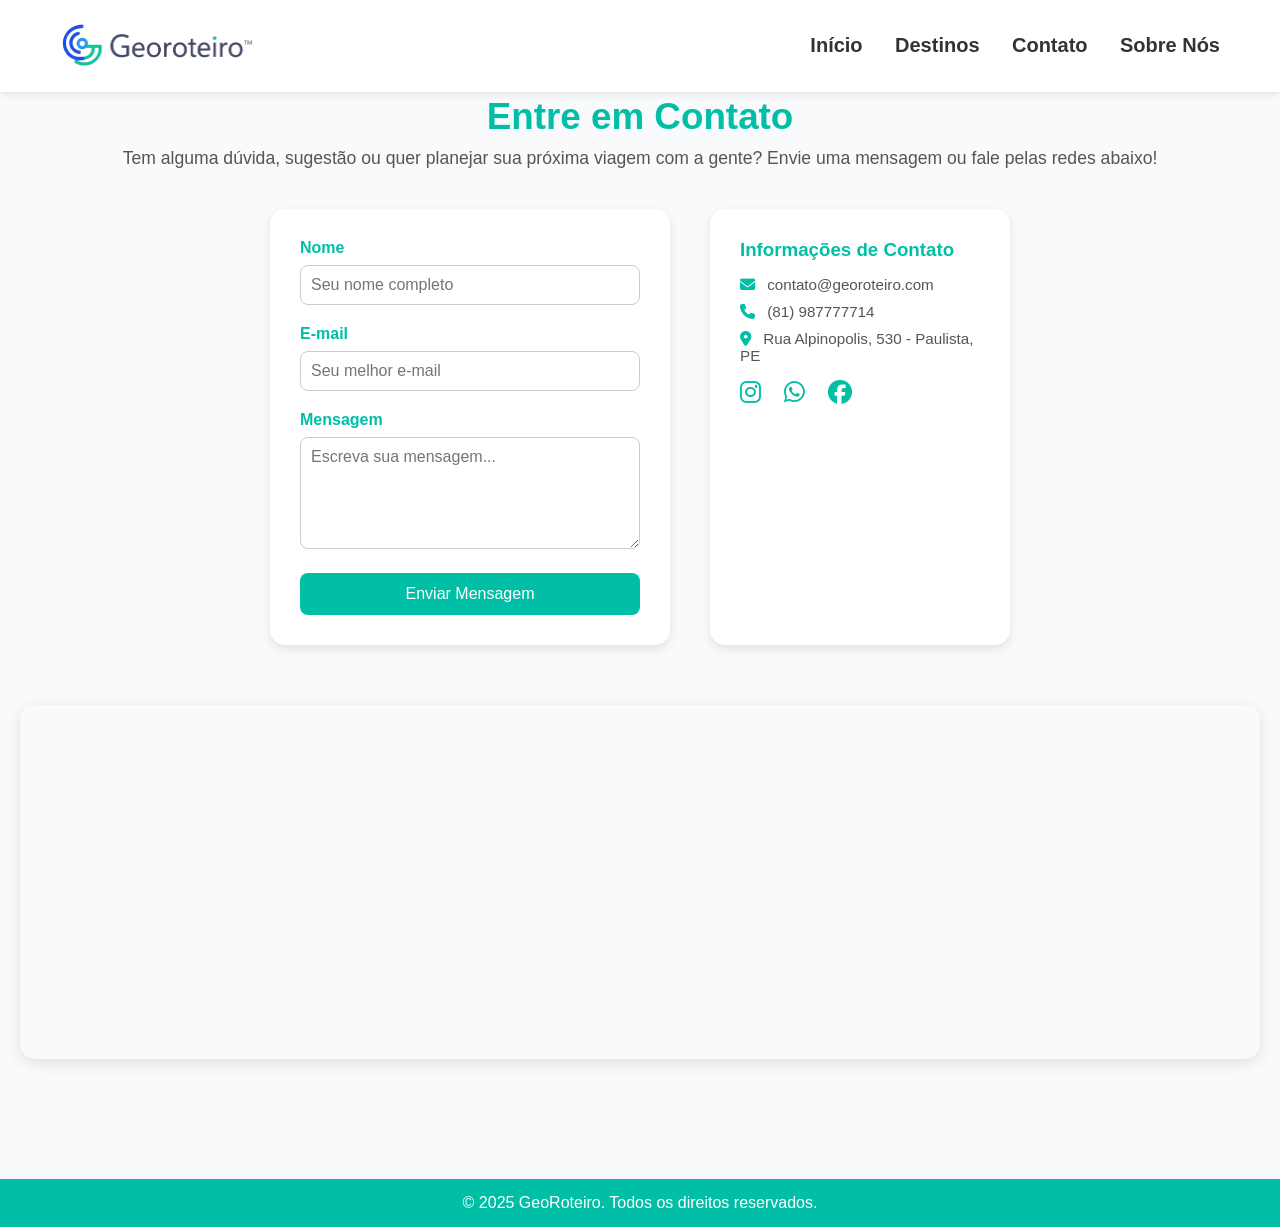
<file: contato.html>
<!DOCTYPE html>
<html lang="pt-BR">
<head>
  <meta charset="UTF-8">
  <meta name="viewport" content="width=device-width, initial-scale=1.0">
  <title>Contato - GeoRoteiro</title>
  <link rel="stylesheet" href="contato.css">

  <!-- Ícones -->
  <link rel="stylesheet" href="https://cdnjs.cloudflare.com/ajax/libs/font-awesome/6.5.0/css/all.min.css">
</head>

<body>
  <!--Navbar-->
  <header>
    <!--Logo-->
    <div class="logo">
      <img src="logoc.png" alt="">

    </div>

     <!-- Menu de navegação -->
     <nav class="menu">
      <a href="index.html">Início</a>
      <a href="destinos.html">Destinos</a>
      
      <a href="contato.html">Contato</a>
      <a href="sobrenos.html">Sobre Nós</a>
    </nav>

  </header>

  <br><br>

  <section class="contato">
    
    <h2>Entre em Contato</h2>
    <p>Tem alguma dúvida, sugestão ou quer planejar sua próxima viagem com a gente? Envie uma mensagem ou fale pelas redes abaixo!</p>

    <div class="form-container">
      <!-- Formulário -->
      <form id="formContato" class="fade-in">
        <div class="input-group">
          <label for="nome">Nome</label>
          <input type="text" id="nome" name="nome" placeholder="Seu nome completo" required>
        </div>

        <div class="input-group">
          <label for="email">E-mail</label>
          <input type="email" id="email" name="email" placeholder="Seu melhor e-mail" required>
        </div>

        <div class="input-group">
          <label for="mensagem">Mensagem</label>
          <textarea id="mensagem" name="mensagem" rows="5" placeholder="Escreva sua mensagem..." required></textarea>
        </div>

        <button type="submit">Enviar Mensagem</button>
      </form>

      <!-- Informaçõesp -->
      <div class="info fade-in">
        <h3>Informações de Contato</h3>
        <p><i class="fa-solid fa-envelope"></i> contato@georoteiro.com</p>
        <p><i class="fa-solid fa-phone"></i> (81) 987777714</p>
        <p><i class="fa-solid fa-location-dot"></i> Rua Alpinopolis, 530 - Paulista, PE</p>

        <div class="redes">
          <a href="#"><i class="fa-brands fa-instagram"></i></a>
          <a href="#"><i class="fa-brands fa-whatsapp"></i></a>
          <a href="#"><i class="fa-brands fa-facebook"></i></a>
        </div>
      </div>
    </div>

    <!-- Mapa -->
    <div class="mapa fade-in">
      <iframe 
        src="https://www.google.com/maps/embed?pb=!1m18!1m12!1m3!1d3949.881353911214!2d-34.878!3d-7.9405!2m3!1f0!2f0!3f0!3m2!1i1024!2i768!4f13.1!3m3!1m2!1s0x7ab3f1d6f6ae0e%3A0x91b7a75cd0c1d3c!2sRua%20Alpin%C3%B3polis%2C%20530%20-%20Paulista%2C%20PE!5e0!3m2!1spt-BR!2sbr!4v1731600000000!5m2!1spt-BR!2sbr"
        width="100%" height="350" style="border:0;" allowfullscreen="" loading="lazy">
      </iframe>
    </div>
  </section>

  <footer>
    <p>© 2025 GeoRoteiro. Todos os direitos reservados.</p>
  </footer>

  <!-- menssagemzinha-->
  <div class="popup" id="popupSucesso">
    <div class="popup-content">
      <i class="fa-solid fa-circle-check"></i>
      <h3>Mensagem enviada com sucesso!</h3>
      <p>Entraremos em contato o mais breve possível.</p>
      <button id="fecharPopup">Fechar</button>
    </div>
  </div>

<script src="contato.js"></script>
</body>
</html>
</file>
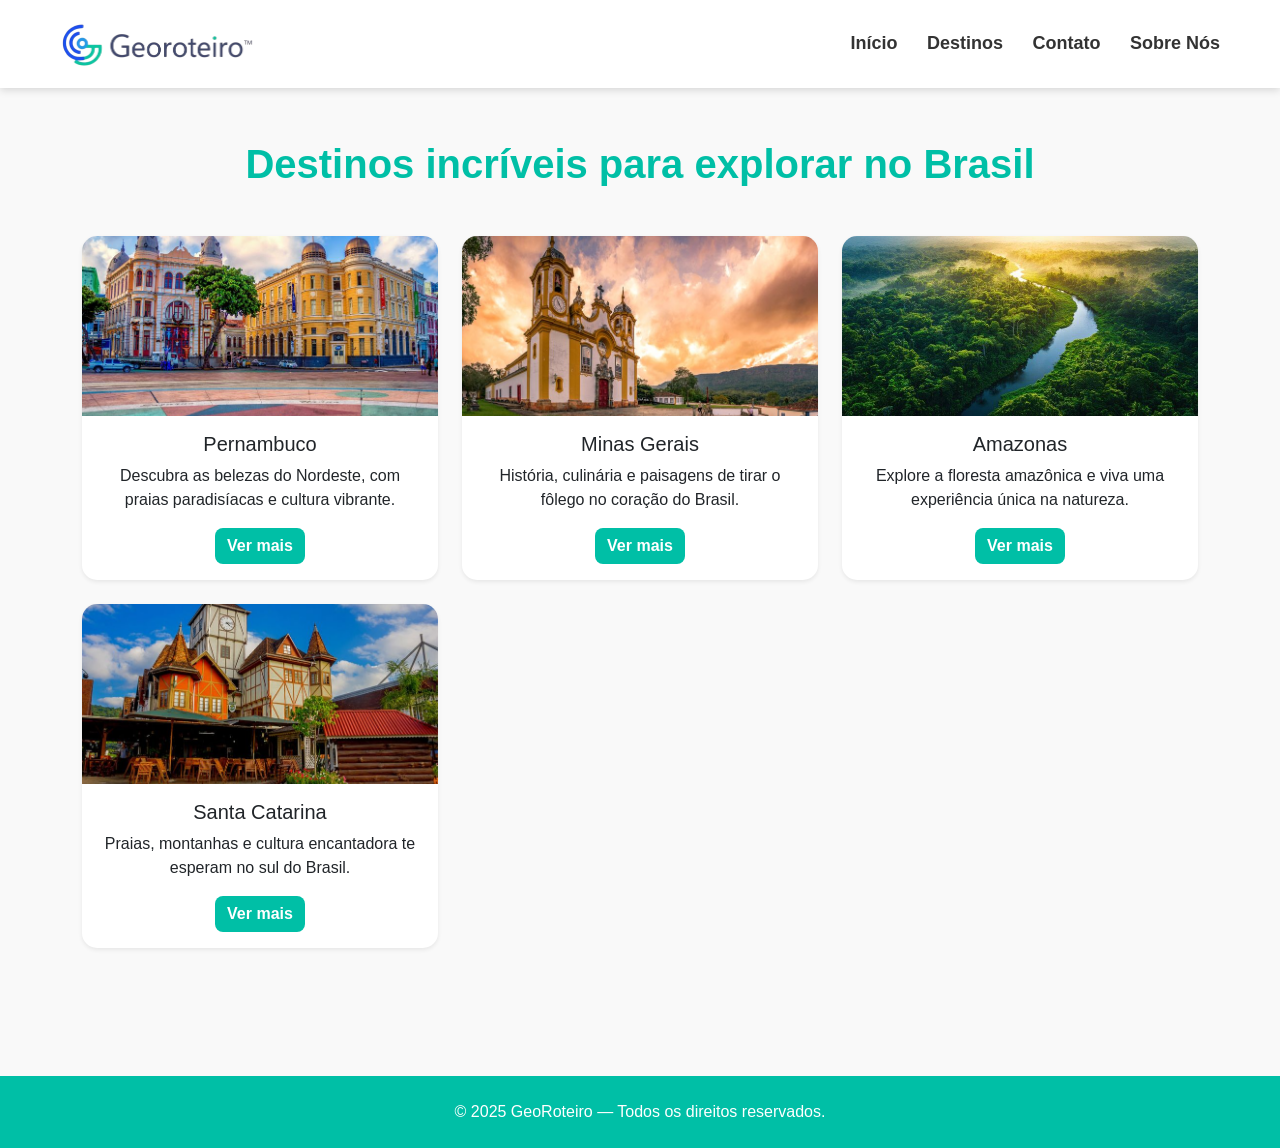
<file: destinos.html>
<!DOCTYPE html>
<html lang="pt-br">
<head>
  <meta charset="UTF-8">
  <meta name="viewport" content="width=device-width, initial-scale=1.0">
  <title>Destinos | GeoRoteiro</title>

  <!-- Importando Bootstrap -->
  <link href="https://cdn.jsdelivr.net/npm/bootstrap@5.3.3/dist/css/bootstrap.min.css" rel="stylesheet">
  <!-- CSS personalizado -->
  <link rel="stylesheet" href="destinos.css">

</head>

<body>
  <!-- Navbar -->
 <header>
    
    <!--Logo-->
    <div class="logo">
      <img src="img/logo.png" alt="">

    </div>

  

    <!-- Menu de navegação -->
    <nav class="menu">
      <a href="index.html">Início</a>
      <a href="destinos.html">Destinos</a>
      
      <a href="contato.html">Contato</a>
      <a href="sobrenos.html">Sobre Nós</a>
    </nav>

  </header>


  <!-- Conteúdo Principal -->
  <main class="container secao-dest">
    <h1 class="text-center mb-5">Destinos incríveis para explorar no Brasil</h1>

    <div class="row g-4">
      <!-- Card 1 -->
      <div class="col-md-6 col-lg-4">
        <div class="card shadow-sm h-100 border-0">
          <img src="img/mz.img.jpeg" class="img" alt="Pernambuco">
          <div class="card-body text-center">
            <h5 class="texto-estados">Pernambuco</h5>
            <p class="card-text">Descubra as belezas do Nordeste, com praias paradisíacas e cultura vibrante.</p>
            <a href="pern.html">
            <button class="btn btn-success">Ver mais</button>
            </a>
          </div>
        </div>
      </div>

      <!-- Card 2 -->
      <div class="col-md-6 col-lg-4">
        <div class="card shadow-sm h-100 border-0">
          <img src="img/mg.img.jpeg" class="img" alt="Minas Gerais">
          <div class="card-body text-center">
            <h5 class="texto-estados">Minas Gerais</h5>
            <p class="card-text">História, culinária e paisagens de tirar o fôlego no coração do Brasil.</p>
            <a href="minas.html">
            <button class="btn btn-success">Ver mais</button>
            </a>
          </div>
        </div>
      </div>

      <!-- Card 3 -->
      <div class="col-md-6 col-lg-4">
        <div class="card shadow-sm h-100 border-0">
          <img src="img/amz.img.jpeg" class="img" alt="Amazonas">
          <div class="card-body text-center">
            <h5 class="texto-estados">Amazonas</h5>
            <p class="card-text">Explore a floresta amazônica e viva uma experiência única na natureza.</p>
            <a href="am.html">
            <button class="btn btn-success">Ver mais</button>
            </a>
          </div>
        </div>
      </div>

      <!-- Card 4 -->
      <div class="col-md-6 col-lg-4">
        <div class="card shadow-sm h-100 border-0">
          <img src="img/sc.img.jpeg" class="img" alt="Santa Catarina">
          <div class="card-body text-center">
            <h5 class="texto-estados">Santa Catarina</h5>
            <p class="card-text">Praias, montanhas e cultura encantadora te esperam no sul do Brasil.</p>
            <a href="sc.html">
            <button class="btn btn-success">Ver mais</button>
            </a>

          </div>
        </div>
      </div>
    </div>
  </main>

  <!-- Rodapé -->
  <footer class="text-center text-white py-4 mt-5" style="background-color: #00bfa6;">
    © 2025 GeoRoteiro — Todos os direitos reservados.
  </footer>

  <!-- Script do Bootstrap -->
  <script src="https://cdn.jsdelivr.net/npm/bootstrap@5.3.3/dist/js/bootstrap.bundle.min.js"></script>
</body>
</html>
</file>
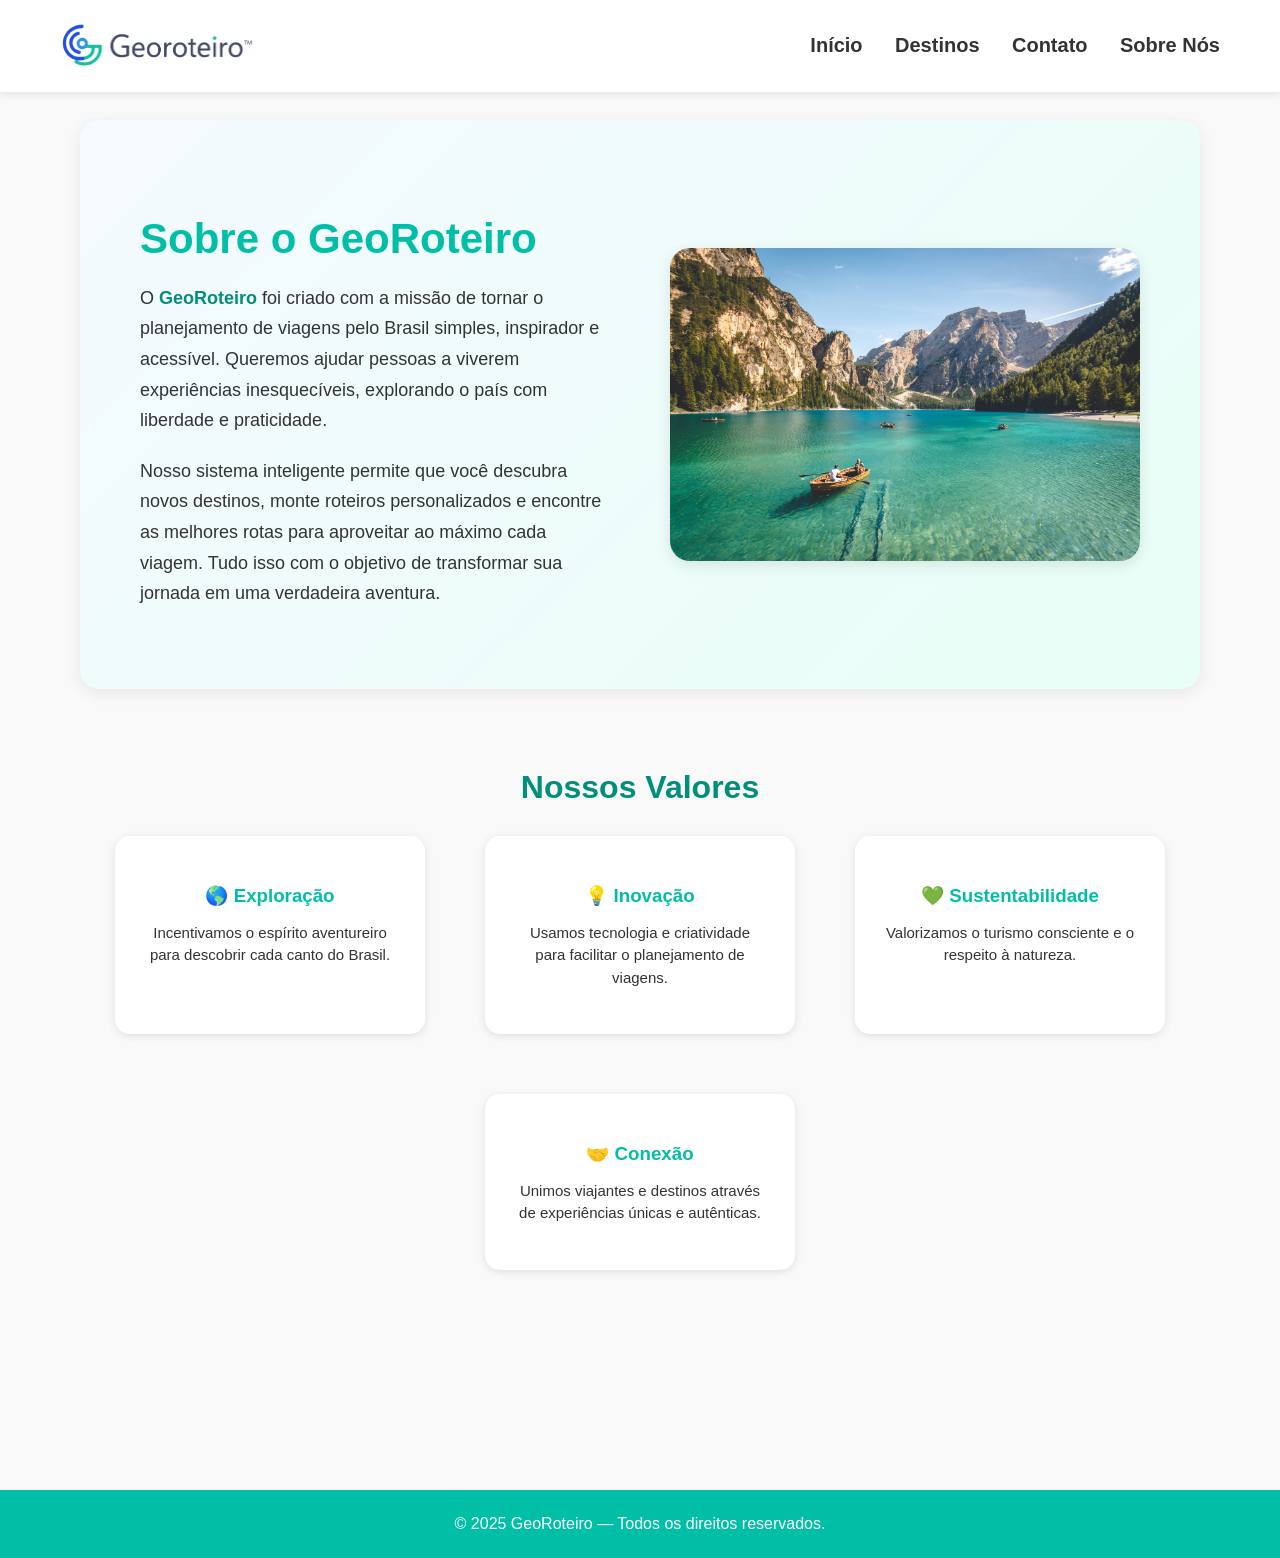
<file: sobrenos.html>
<!DOCTYPE html>
<html lang="pt-br">
<head>
  <meta charset="UTF-8">
  <meta name="viewport" content="width=device-width, initial-scale=1.0">
  <title>Sobre Nós | GeoRoteiro</title>

  <link rel="stylesheet" href="stylessbrn.css">
</head>

<body>
  <!-- Navbar -->
  <header>
    <div class="logoc">
      <img src="logoc.png" alt="Logo GeoRoteiro">
    </div>

    <nav class="menu">
      <a href="index.html">Início</a>
      <a href="destinos.html">Destinos</a>
      <a href="contato.html">Contato</a>
      <a href="sobrenos.html" class="ativo">Sobre Nós</a>
    </nav>
  </header>

  <main>
    <!-- Seção principal com texto e imagem -->
    <section class="sobre-container">
      <div class="sobre-texto">
        <h1>Sobre o GeoRoteiro</h1>
        <p>
          O <strong>GeoRoteiro</strong> foi criado com a missão de tornar o planejamento de viagens
          pelo Brasil simples, inspirador e acessível. Queremos ajudar pessoas a viverem
          experiências inesquecíveis, explorando o país com liberdade e praticidade.
        </p>
        <p>
          Nosso sistema inteligente permite que você descubra novos destinos, monte
          roteiros personalizados e encontre as melhores rotas para aproveitar ao máximo
          cada viagem. Tudo isso com o objetivo de transformar sua jornada em uma
          verdadeira aventura.
        </p>
      </div>

      <div class="sobre-imagem">
        <img src="paisagem1.jpg" alt="Imagem sobre o GeoRoteiro">
      </div>
    </section>

    <!--valores -->
    <section class="valores">
      <h2>Nossos Valores</h2>
      <div class="valores-lista">
        <div class="valor-item">
          <h3>🌎 Exploração</h3>
          <p>Incentivamos o espírito aventureiro para descobrir cada canto do Brasil.</p>
        </div>
        <div class="valor-item">
          <h3>💡 Inovação</h3>
          <p>Usamos tecnologia e criatividade para facilitar o planejamento de viagens.</p>
        </div>
        <div class="valor-item">
          <h3>💚 Sustentabilidade</h3>
          <p>Valorizamos o turismo consciente e o respeito à natureza.</p>
        </div>
        <div class="valor-item">
          <h3>🤝 Conexão</h3>
          <p>Unimos viajantes e destinos através de experiências únicas e autênticas.</p>
        </div>
      </div>
    </section>
  </main>



  <footer>
    © 2025 GeoRoteiro — Todos os direitos reservados.
  </footer>
</body>
</html>
</file>
<file: contato.css>
/* navbar */
header {
  display: flex;                     /* Alinha logo, pesquisa e menu lado a lado */
  align-items: center;               /* Centraliza verticalmente */
  justify-content: space-between;    /* Espaça os 3 blocos igualmente */
  padding: 20px 60px;                /* Espaço interno */
  background-color: rgb(255, 255, 255);         /* Cor de fundo */
  box-shadow: 0 2px 8px rgba(0, 0, 0, 0.1); /* Sombra leve */
  position: fixed;                   /* Fixa no topo da página */
  top: 0;
  left: 0;
  width: 100%;                       /* Ocupa toda a largura */
  z-index: 1000;                     /* Fica sobre o conteúdo */
  border-radius: 0px;               /* Bordas arredondadas */
  box-sizing: border-box;            /* Evita que padding aumente o tamanho */
}

/* Logo */
.logo img {
  width: 200px;
  height: auto;
  object-fit: contain;/* mostra a imagem inteira sem cortar */
}

/* Links principais (menu de navegação) */
nav.menu a {
  text-decoration: none;    /* Remove sublinhado */
  color: #333;
  font-weight: 600;
  margin-left: 28px;        /* Espaço entre os links */
  position: relative;
  transition: color 0.25s;  /* Transição suave ao passar o mouse */ 
  font-size: 20px;
}

/* Linha de destaque sob o link ao passar o mouse */
nav.menu a::after {
  content: "";
  position: absolute;
  width: 0%;
  height: 2px;
  bottom: -4px;
  left: 0;
  background-color: #0640fd;
  transition: width 0.25s ease-in-out;
}

/* Efeito de hover (muda cor e mostra a linha) */
nav.menu a:hover {
  color: #053efa;
}
nav.menu a:hover::after {
  width: 100%;
}



* {
  margin: 0;
  padding: 0;
  box-sizing: border-box;
  font-family: "Poppins", sans-serif;
}

body {
  background-color: #f8fafc;
  color: #333;
}

/* Cabeçalho */
.cabecalho {
  background: #00bfa6;
  color: #fff;
  display: flex;
  justify-content: space-between;
  align-items: center;
  padding: 15px 40px;
}

.cabecalho h1 {
  font-size: 1.8rem;
}

nav ul {
  list-style: none;
  display: flex;
  gap: 25px;
}

nav a {
  color: #fff;
  text-decoration: none;
  transition: 0.3s;
}

nav a:hover, .ativo {
  color: #ffe600;
}

/* Seção contato */
.contato {
  padding: 60px 20px;
  text-align: center;
}

.contato h2 {
  color: #00bfa6;
  font-size: 2.3rem;
  margin-bottom: 10px;
}

.contato p {
  color: #555;
  font-size: 1.1rem;
  margin-bottom: 40px;
}

.form-container {
  display: flex;
  justify-content: center;
  flex-wrap: wrap;
  gap: 40px;
}

/* Formulário */
form {
  background: #fff;
  border-radius: 15px;
  box-shadow: 0 4px 10px rgba(0, 0, 0, 0.1);
  width: 400px;
  padding: 30px;
  text-align: left;
}

.input-group {
  margin-bottom: 20px;
}

label {
  display: block;
  margin-bottom: 8px;
  color: #00bfa6;
  font-weight: 600;
}

input, textarea {
  width: 100%;
  padding: 10px;
  border: 1px solid #ccc;
  border-radius: 8px;
  outline: none;
  font-size: 1rem;
}

input:focus, textarea:focus {
  border-color: #00bfa6;
}

button {
  width: 100%;
  background: #00bfa6;
  color: #fff;
  border: none;
  padding: 12px;
  border-radius: 8px;
  font-size: 1rem;
  cursor: pointer;
  transition: 0.3s;
}

button:hover {
  background: #009c8a;
}

/* Informações */
.info {
  background: #fff;
  border-radius: 15px;
  box-shadow: 0 4px 10px rgba(0, 0, 0, 0.1);
  width: 300px;
  padding: 30px;
  text-align: left;
}

.info h3 {
  color: #00bfa6;
  margin-bottom: 15px;
}

.info p {
  margin-bottom: 10px;
  font-size: 0.95rem;
}

.info i {
  color: #00bfa6;
  margin-right: 8px;
}

/* Ícones das redes sociais */
.redes {
  display: flex;
  gap: 15px;
  margin-top: 15px;
}

.redes a {
  color: #00bfa6;
  font-size: 1.5rem;
  transition: 0.3s;
}

.redes a:hover {
  color: #009c8a;
  transform: scale(1.1);
}

/* Mapa */
.mapa {
  margin-top: 60px;
  border-radius: 15px;
  overflow: hidden;
  box-shadow: 0 4px 15px rgba(0,0,0,0.1);
}

/* Rodapé */
footer {
  background: #00bfa6;
  color: white;
  text-align: center;
  padding: 15px;
  margin-top: 60px;
}

/* Popup de sucesso */
.popup {
  position: fixed;
  top: 0; left: 0;
  width: 100%; height: 100%;
  display: flex;
  justify-content: center;
  align-items: center;
  background: rgba(0,0,0,0.5);
  opacity: 0;
  pointer-events: none;
  transition: opacity 0.4s ease;
}

.popup.ativo {
  opacity: 1;
  pointer-events: all;
}

.popup-content {
  background: #fff;
  padding: 40px;
  border-radius: 15px;
  text-align: center;
  animation: popIn 0.5s ease;
  box-shadow: 0 4px 15px rgba(0,0,0,0.2);
}

.popup-content i {
  font-size: 3rem;
  color: #00bfa6;
  margin-bottom: 15px;
}

.popup-content h3 {
  color: #333;
  margin-bottom: 10px;
}

.popup-content p {
  color: #555;
  margin-bottom: 20px;
}

.popup-content button {
  background: #00bfa6;
  color: white;
  border: none;
  padding: 10px 25px;
  border-radius: 8px;
  cursor: pointer;
  transition: 0.3s;
}

.popup-content button:hover {
  background: #009c8a;
}

@keyframes popIn {
  from { transform: scale(0.8); opacity: 0; }
  to { transform: scale(1); opacity: 1; }
}

/* ========== RESPONSIVO CONTATO ========== */

/* --- Tablets (até 991px) --- */
@media (max-width: 991px) {

  header {
    padding: 15px 30px;
  }

  nav.menu a {
    margin-left: 18px;
    font-size: 18px;
  }

  .contato {
    padding-top: 160px;
  }

  .form-container {
    gap: 25px;
  }
}

/* --- Celulares médios (até 768px) --- */
@media (max-width: 768px) {

  header {
    flex-direction: column;
    height: auto;
    padding: 15px 0;
    gap: 10px;
  }

  .logo img {
    width: 160px;
  }

  nav.menu {
    display: flex;
    flex-wrap: wrap;
    justify-content: center;
    gap: 12px;
  }

  nav.menu a {
    margin: 0;
    font-size: 16px;
  }

  .contato h2 {
    font-size: 28px;
  }

  .contato p {
    font-size: 1rem;
    padding: 0 10px;
  }

  form, .info {
    width: 90%;
  }

  .mapa iframe {
    height: 300px;
  }
}

/* --- Celulares pequenos (até 600px) --- */
@media (max-width: 600px) {

  .contato {
    padding-top: 190px;
  }

  form {
    padding: 25px;
  }

  .info {
    padding: 25px;
  }

  label {
    font-size: 0.95rem;
  }

  input, textarea {
    font-size: 0.95rem;
  }

  button {
    padding: 10px;
    font-size: 0.95rem;
  }

  .info p {
    font-size: 0.9rem;
  }

  .redes a {
    font-size: 1.3rem;
  }
}

/* --- Celulares muito pequenos (até 430px) --- */
@media (max-width: 430px) {

  .logo img {
    width: 140px;
  }

  nav.menu a {
    font-size: 14px;
  }

  .contato h2 {
    font-size: 24px;
  }

  form, .info {
    width: 95%;
  }

  .mapa iframe {
    height: 260px;
  }
}

/* --- Telas bem pequenas (até 360px) --- */
@media (max-width: 360px) {

  nav.menu {
    gap: 8px;
  }

  nav.menu a {
    font-size: 13px;
  }

  .contato h2 {
    font-size: 22px;
  }

  .redes a {
    font-size: 1.2rem;
  }
}
</file>
<file: destinos.css>
/* ---------- ESTILO GERAL ---------- */
body {
  font-family: 'Poppins', sans-serif;
  background-color: #f9f9f9;
  color: #333;
  margin: 0;
  padding: 0;
}

/* Espaçamento por causa da navbar fixa */
.secao-dest {
  padding-top: 140px;
  padding-bottom: 80px;
}

/* ---------- TÍTULO ---------- */
.secao-dest h1 {
  color: #00bfa6;
  font-weight: 600;
}

/* ---------- CARDS ---------- */
.card {
  border-radius: 15px;
  overflow: hidden;
  transition: transform 0.3s ease, box-shadow 0.3s ease;
}

.card:hover {
  transform: translateY(-6px);
  box-shadow: 0 8px 20px rgba(0,0,0,0.15);
}

.img {
  height: 180px;
  object-fit: cover;
}

/* Botões personalizados */
.btn-success {
  background-color: #00bfa6;
  border: none;
  border-radius: 8px;
  font-weight: 600;
  transition: background-color 0.3s ease;
}

.btn-success:hover {
  background-color: #008f7a;
}

/* ---------- NAVBAR ---------- */
/* NAVBAR ESTILO PRINCIPAL — Igual à página inicial */
.navbar-principal {
  height: 95px; /* aumenta a barra */
  display: flex;
  align-items: center;
  padding: 18px 0;
  background-color: #ffffff !important;
  box-shadow: 0 3px 12px rgba(0,0,0,0.08);
}

/* Logo com tamanho padronizado */
.logo img {
 width: 200px; /* diminuído para não ficar desproporcional */
  height: auto;
  object-fit: contain;
}

/* Ajuste dos links */
.nav-links .nav-link {
  color: #333 !important;
  margin-left: 22px;
  font-size: 17px;
  font-weight: 500;
  transition: .3s ease;
}

.nav-links .nav-link:hover,
.nav-links .nav-link.active {
  color: #00bfa6 !important;
}

header {
  display: flex;                     
  align-items: center;               
  justify-content: space-between;    
  padding: 20px 60px;  /* reduzido para melhorar equilíbrio */
  background-color: #ffffff;
  box-shadow: 0 2px 8px rgba(0, 0, 0, 0.15);
  position: fixed;
  top: 0;
  left: 0;
  width: 100%;
  z-index: 1000;
  box-sizing: border-box;
}


/* Links do menu */
nav.menu a {
  text-decoration: none;
  color: #333;
  font-weight: 600;
  margin-left: 25px;
  position: relative;
  transition: .25s;
  font-size: 18px; /* ajustado para harmonizar */
}

nav.menu a::after {
  content: "";
  position: absolute;
  width: 0%;
  height: 2px;
  bottom: -4px;
  left: 0;
  background-color: #0640fd;
  transition: width 0.25s ease-in-out;
}

nav.menu a:hover {
  color: #053efa;
}
nav.menu a:hover::after {
  width: 100%;
}





/* ========== RESPONSIVO DESTINOS ========== */

/* --- Telas até 991px (tablets) --- */
@media (max-width: 991px) {

  header {
    padding: 15px 30px;
  }

  nav.menu a {
    margin-left: 15px;
    font-size: 17px;
  }

  .secao-dest {
    padding-top: 160px;
  }

  .img {
    height: 160px;
  }
}

/* --- Telas até 768px (celulares médios) --- */
@media (max-width: 768px) {

  header {
    flex-direction: column;
    gap: 10px;
    padding: 15px 0;
    height: auto;
  }

  .logo img {
    width: 160px;
  }

  nav.menu a {
    margin-left: 10px;
    font-size: 16px;
  }

  .secao-dest h1 {
    font-size: 26px;
    padding: 0 15px;
  }

  .img {
    height: 150px;
  }
}

/* --- Telas até 600px (celulares pequenos) --- */
@media (max-width: 600px) {

  header {
    padding: 10px 0;
  }

  nav.menu {
    display: flex;
    flex-wrap: wrap;
    justify-content: center;
    gap: 12px;
  }

  nav.menu a {
    margin: 0;
    font-size: 15px;
  }

  .secao-dest {
    padding-top: 190px;
    padding-left: 12px;
    padding-right: 12px;
  }

  .secao-dest h1 {
    font-size: 23px;
  }

  .img {
    height: 140px;
  }

  .card-body p {
    font-size: 14px;
  }

  .btn-success {
    padding: 8px 20px;
    font-size: 14px;
  }
}

/* --- Telas até 430px (iPhone Mini, Android pequeno) --- */
@media (max-width: 430px) {

  .logo img {
    width: 140px;
  }

  nav.menu a {
    font-size: 14px;
  }

  .secao-dest {
    padding-top: 200px;
  }

  .img {
    height: 130px;
  }

  .card-body h5 {
    font-size: 17px;
  }
}

/* --- Telas até 360px (bem pequenas) --- */
@media (max-width: 360px) {
  
  nav.menu {
    gap: 8px;
  }

  nav.menu a {
    font-size: 13px;
  }

  .img {
    height: 120px;
  }

  .secao-dest h1 {
    font-size: 20px;
  }
}
</file>
<file: stylessbrn.css>
/*navbar*/
header {
  display: flex;                     /* Alinha logo, pesquisa e menu lado a lado */
  align-items: center;               /* Centraliza verticalmente */
  justify-content: space-between;    /* Espaça os 3 blocos igualmente */
  padding: 20px 60px;                /* Espaço interno */
  background-color: rgb(255, 255, 255);         /* Cor de fundo */
  box-shadow: 0 2px 8px rgba(0, 0, 0, 0.1); /* Sombra leve */
  position: fixed;                   /* Fixa no topo da página */
  top: 0;
  left: 0;
  width: 100%;                       /* Ocupa toda a largura */
  z-index: 1000;                     /* Fica sobre o conteúdo */
  border-radius: 0px;               /* Bordas arredondadas */
  box-sizing: border-box;            /* Evita que padding aumente o tamanho */
}

/* Links principais (menu de navegação) */
nav.menu a {
  text-decoration: none;    /* Remove sublinhado */
  color: #333;
  font-weight: 600;
  margin-left: 28px;        /* Espaço entre os links */
  position: relative;
  transition: color 0.25s;  /* Transição suave ao passar o mouse */
  font-size: 20px;
}

/* Linha de destaque sob o link ao passar o mouse */
nav.menu a::after {
  content: "";
  position: absolute;
  width: 0%;
  height: 2px;
  bottom: -4px;
  left: 0;
  background-color: #0640fd;
  transition: width 0.25s ease-in-out;
}

/* Efeito de hover (muda cor e mostra a linha) */
nav.menu a:hover {
  color: #053efa;
}
nav.menu a:hover::after {
  width: 100%;
}

.logoc img {
  width: 200px;
  height: auto;
  object-fit: contain;/* mostra a imagem inteira sem cortar */
}

/* === BASE === */
body {
  background-color: #f9f9f9;
  font-family: 'Poppins', sans-serif;
  color: #333;
  margin: 0;
  padding: 0;
}

main {
  padding: 120px 80px; /* Espaço para navbar fixa */
}

/*SOBRE*/
.sobre-container {
  display: flex;
  align-items: center;
  justify-content: space-between;
  gap: 60px;
  background: linear-gradient(135deg, #f5faff, #e8fff7);
  padding: 60px;
  border-radius: 20px;
  box-shadow: 0 4px 15px rgba(0,0,0,0.08);
}

.sobre-texto {
  flex: 1;
}

.sobre-texto h1 {
  font-size: 42px;
  color: #00bfa6;
  margin-bottom: 20px;
}

.sobre-texto p {
  font-size: 18px;
  line-height: 1.7;
  margin-bottom: 20px;
}

.sobre-texto strong {
  color: #008f7a;
}

.sobre-imagem {
  flex: 1;
  display: flex;
  justify-content: center;
}

.sobre-imagem img {
  width: 100%;
  max-width: 500px;
  border-radius: 20px;
  object-fit: cover;
  box-shadow: 0 4px 15px rgba(0,0,0,0.1);
}

/*VALORES*/
.valores {
  margin-top: 80px;
  text-align: center;
}

.valores h2 {
  color: #008f7a;
  font-size: 32px;
  margin-bottom: 30px;
}

.valores-lista {
  display: flex;
  justify-content: center;
  gap: 60px;
  flex-wrap: wrap;
}

.valor-item {
  background-color: white;
  border-radius: 15px;
  box-shadow: 0 2px 8px rgba(0,0,0,0.1);
  padding: 30px;
  width: 250px;
  transition: all 0.3s ease;
}

.valor-item:hover {
  transform: translateY(-5px);
  box-shadow: 0 6px 15px rgba(0,0,0,0.15);
}

.valor-item h3 {
  color: #00bfa6;
  margin-bottom: 10px;
}

.valor-item p {
  font-size: 15px;
  line-height: 1.5;
}

/*RODAPÉ */
footer {
  background-color: #00bfa6;
  color: white;
  text-align: center;
  padding: 25px 0;
  margin-top: 100px;
}

/* ========== RESPONSIVO COMPLETO SOBRE NÓS ========== */

/* Tablets até 991px */
@media (max-width: 991px) {

  header {
    padding: 15px 30px;
  }

  nav.menu a {
    margin-left: 18px;
    font-size: 18px;
  }

  main {
    padding: 110px 50px;
  }

  .sobre-container {
    padding: 50px;
    gap: 40px;
  }

  .sobre-texto h1 {
    font-size: 36px;
  }
}

/* Celulares médios até 768px */
@media (max-width: 768px) {

  /* NAVBAR */
  header {
    flex-direction: column;
    height: auto;
    padding: 15px 0;
    gap: 10px;
  }

  .logoc img {
    width: 150px;
  }

  nav.menu {
    display: flex;
    gap: 12px;
    flex-wrap: wrap;
    justify-content: center;
  }

  nav.menu a {
    margin: 0;
    font-size: 16px;
  }

  /* CONTEÚDO SOBRE */
  main {
    padding: 150px 20px;
  }

  .sobre-container {
    flex-direction: column;
    padding: 40px;
    text-align: center;
  }

  .sobre-texto h1 {
    font-size: 32px;
  }

  .sobre-texto p {
    font-size: 16px;
  }

  .sobre-imagem img {
    max-width: 350px;
  }

  /* VALORES */
  .valores h2 {
    font-size: 28px;
  }

  .valor-item {
    width: 80%;
    max-width: 300px;
  }
}

/* Celulares pequenos até 600px */
@media (max-width: 600px) {

  .logoc img {
    width: 130px;
  }

  nav.menu a {
    font-size: 15px;
  }

  .sobre-container {
    padding: 30px;
  }

  .sobre-texto h1 {
    font-size: 28px;
  }

  .sobre-texto p {
    font-size: 15px;
  }

  .sobre-imagem img {
    max-width: 300px;
  }

  .valor-item {
    padding: 25px;
    width: 85%;
  }
}

/* Celulares muito pequenos (até 430px) */
@media (max-width: 430px) {

  nav.menu a {
    font-size: 14px;
  }

  .sobre-texto h1 {
    font-size: 24px;
  }

  .sobre-texto p {
    font-size: 14px;
  }

  .sobre-imagem img {
    max-width: 260px;
  }

  .valores h2 {
    font-size: 24px;
  }
}

/* Telas super pequenas (até 360px) */
@media (max-width: 360px) {

  nav.menu {
    gap: 8px;
  }

  nav.menu a {
    font-size: 13px;
  }

  .sobre-texto h1 {
    font-size: 22px;
  }

  .sobre-container {
    padding: 20px;
  }

  .valor-item {
    width: 90%;
  }
}
</file>
